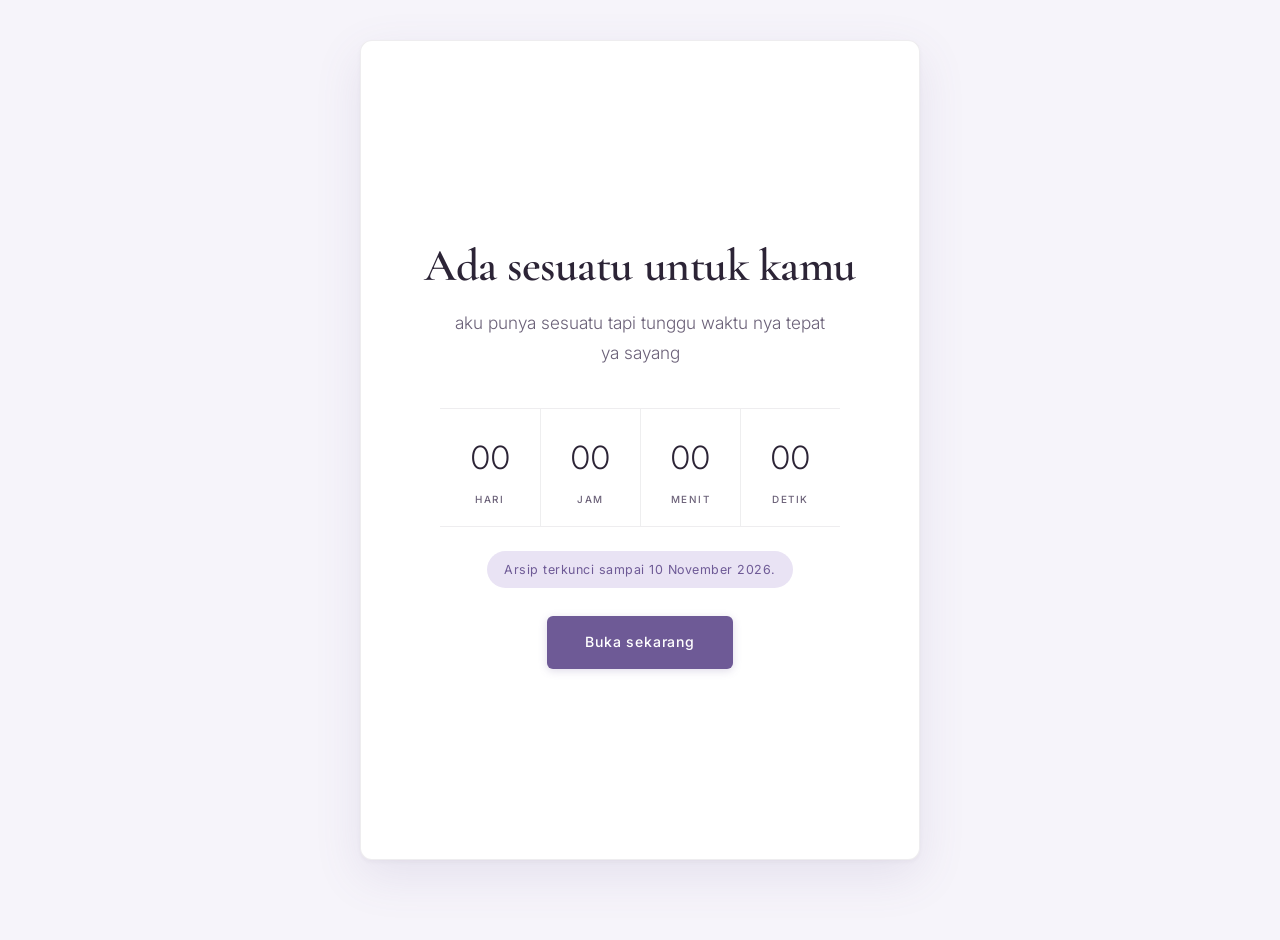
<file: index.html>
<!DOCTYPE html>
<html lang="id">
<head>
    <meta charset="UTF-8">
    <meta name="viewport" content="width=device-width, initial-scale=1.0">
    <title>Arsip Rahasia — Mesha</title>
    <link rel="stylesheet" href="css/style.css">
    <!-- defer: kunci.js mengurus hitung mundur dan tombol setelah DOM siap -->
    <script src="js/kunci.js" defer></script>
</head>
<body class="masuk">
    <main class="halaman-index">
        <header class="pembuka">
            <!-- GANTI: kalimat pembuka -->
            <h1 class="judul">Ada sesuatu untuk kamu</h1>
            <p class="pengantar">aku punya sesuatu tapi tunggu waktu nya tepat ya sayang</p>
        </header>

        <!-- Hitung mundur real time menuju 10 November 2026, diperbarui tiap detik -->
        <section class="hitung-mundur" id="hitung-mundur" aria-label="Hitung mundur menuju waktu buka">
            <div class="kotak">
                <span class="angka" id="hari">00</span>
                <span class="label">Hari</span>
            </div>
            <div class="kotak">
                <span class="angka" id="jam">00</span>
                <span class="label">Jam</span>
            </div>
            <div class="kotak">
                <span class="angka" id="menit">00</span>
                <span class="label">Menit</span>
            </div>
            <div class="kotak">
                <span class="angka" id="detik">00</span>
                <span class="label">Detik</span>
            </div>
        </section>

        <p class="pemberitahuan">Arsip terkunci sampai 10 November 2026.</p>

        <!-- Tombol: terkunci sampai waktunya; JS yang menentukan statusnya -->
        <a href="kejutan.html" class="btn" id="tombol-buka" aria-disabled="true">Buka kejutan</a>
    </main>

    <!-- Toast peringatan buatan sendiri (bukan alert bawaan browser) -->
    <p class="toast" id="toast" role="status" aria-live="polite">
        Eits, belum boleh dibuka. Tunggu tanggal 10 November.
    </p>
</body>
</html>
</file>
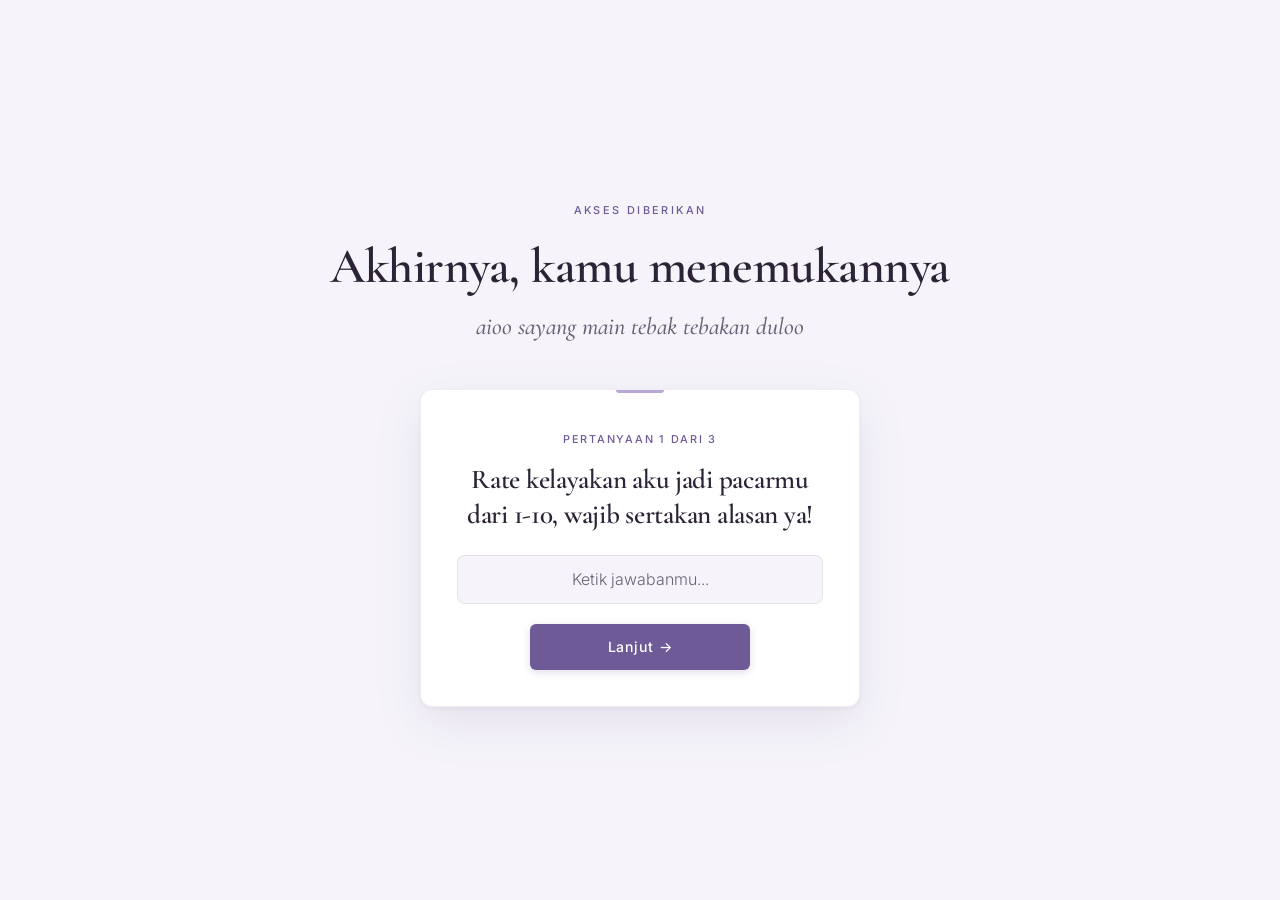
<file: kejutan.html>
<!DOCTYPE html>
<html lang="id">
<head>
    <meta charset="UTF-8">
    <meta name="viewport" content="width=device-width, initial-scale=1.0">
    <!-- PENJAGA: dicek SEBELUM konten diparse. Belum waktunya → langsung
         dialihkan ke index.html dan isi halaman tidak pernah sempat tampil. -->
    <script src="js/kunci.js" data-jaga></script>
    <title>Arsip Terbuka — Mesha</title>
    <link rel="stylesheet" href="css/style.css">
    <link rel="stylesheet" href="css/kejutan.css">
    <!-- defer: tebak.js mengurus kuis 3 langkah setelah DOM siap -->
    <script src="js/tebak.js" defer></script>
    <!-- defer: musik.js mengurus musik latar yang menyala saat tombol Lihat disini diklik -->
    <script src="js/musik.js" defer></script>
</head>
<body class="masuk">

    <!-- Musik latar: tanpa controls; disalakan JS saat tombol Lihat disini diklik.
         Loop manual di musik.js (event "ended") supaya selalu mulai dari detik 6 -->
    <audio id="musik-latar"
           src="music/Nadin Amizah - Ah (Official Lyric Video) [youaretube.com].mp3"
           preload="auto"></audio>

    <main class="halaman-kejutan">

        <!-- Pembuka arsip -->
        <header class="judul-kejutan">
            <!-- GANTI: kalimat pembuka di bawah ini -->
            <h1>Akhirnya, kamu menemukannya</h1>
            <p class="sapaan">aioo sayang main tebak tebakan duloo</p>
        </header>

        <!-- Kuis tebak-tebakan: harus terjawab sebelum link muncul -->
        <section class="tebak" id="tebak" aria-label="Tebak-tebakan sebelum kejutan">

            <!-- GANTI: soal 1 (jawaban bebas, asal tidak kosong) -->
            <div class="langkah aktif" id="langkah-1">
                <p class="tanya">Pertanyaan 1 dari 3</p>
                <h2 class="soal">Rate kelayakan aku jadi pacarmu dari 1-10, wajib sertakan alasan ya!</h2>
                <input type="text" class="isian" id="jawab-1" autocomplete="off"
                       placeholder="Ketik jawabanmu..." aria-label="Jawaban pertanyaan 1">
                <p class="salah" id="salah-1" role="alert">Isi dulu jawabannya, ya</p>
                <button type="button" class="btn" data-lanjut="1">Lanjut →</button>
            </div>

            <!-- GANTI: soal 2 (jawaban bebas, asal tidak kosong) -->
            <div class="langkah" id="langkah-2" hidden>
                <p class="tanya">Pertanyaan 2 dari 3</p>
                <h2 class="soal">Sebutkan 3 hal yang bikin kamu senyum tiap inget aku</h2>
                <input type="text" class="isian" id="jawab-2" autocomplete="off"
                       placeholder="Ketik jawabanmu..." aria-label="Jawaban pertanyaan 2">
                <p class="salah" id="salah-2" role="alert">Isi dulu jawabannya, ya</p>
                <button type="button" class="btn" data-lanjut="2">Lanjut →</button>
            </div>

            <!-- Soal 3: tanggal lahir, dijawab lewat papan tombol di layar -->
            <div class="langkah" id="langkah-3" hidden>
                <p class="tanya">Pertanyaan 3 dari 3</p>
                <h2 class="soal">Masukkan tanggal lahirku, dd-mm-yyyy</h2>

                <div class="kartu-pin" id="kartu-pin">
                    <!-- 8 kotak digit: span, bukan input → keyboard HP tidak muncul -->
                    <div class="slot-digit" id="slot-digit" aria-label="Tanggal lahir 8 digit">
                        <span class="kotak-digit"></span><span class="kotak-digit"></span>
                        <span class="kotak-digit"></span><span class="kotak-digit"></span>
                        <span class="kotak-digit"></span><span class="kotak-digit"></span>
                        <span class="kotak-digit"></span><span class="kotak-digit"></span>
                    </div>

                    <!-- Papan tombol angka di layar -->
                    <div class="papan-tombol" id="papan-tombol">
                        <button type="button" class="tombol-angka" data-angka="1">1</button>
                        <button type="button" class="tombol-angka" data-angka="2">2</button>
                        <button type="button" class="tombol-angka" data-angka="3">3</button>
                        <button type="button" class="tombol-angka" data-angka="4">4</button>
                        <button type="button" class="tombol-angka" data-angka="5">5</button>
                        <button type="button" class="tombol-angka" data-angka="6">6</button>
                        <button type="button" class="tombol-angka" data-angka="7">7</button>
                        <button type="button" class="tombol-angka" data-angka="8">8</button>
                        <button type="button" class="tombol-angka" data-angka="9">9</button>
                        <button type="button" class="tombol-angka tombol-hapus" data-hapus
                                aria-label="Hapus satu angka">Hapus</button>
                        <button type="button" class="tombol-angka" data-angka="0">0</button>
                        <button type="button" class="tombol-angka tombol-hapus"
                                data-batal aria-label="Kosongkan semua">Batal</button>
                    </div>
                </div>

                <p class="salah" id="salah-3" role="alert">Belum tepat, coba lagi</p>
            </div>

            <!-- Hadiah: link muncul setelah soal ke-3 benar -->
            <div class="langkah" id="langkah-sukses" hidden>
                <h2 class="soal">Akses diberikan</h2>
                <p class="sapaan">yeeeaay amu bener iaa, coba klik di bawah sayang</p>
                <!-- GANTI: ganti href kalau tujuan link berubah -->
                <a href="https://ulangtahunmesha.my.canva.site/" class="btn btn-lihat"
                   target="_blank" rel="noopener">Lihat disini</a>
            </div>

        </section>

    </main>
</body>
</html>
</file>
<file: css/style.css>
/* =========================================================
   style.css — gaya global + halaman index
   Gaya: editorial elegan — latar off-white keunguan, tipografi
   serif + sans, aksen lavender tenang, banyak ruang kosong.
   Mobile-first, diperbarui untuk layar lebar di bawah
   ========================================================= */

/* Satu-satunya library eksternal: Google Fonts */
@import url('https://fonts.googleapis.com/css2?family=Cormorant+Garamond:ital,wght@0,500;0,600;1,500&family=Inter:wght@300;400;500&display=swap');

/* Palet: off-white keunguan + lavender muted + plum gelap */
:root {
    --latar: #F6F4FA;
    --permukaan: #FFFFFF;
    --ungu-lembut: #E9E3F4;
    --ungu: #B9A7D8;
    --ungu-tua: #6E5A96;
    --tinta: #2C2436;
    --tinta-redup: #6B6178;
    --garis: rgba(44, 36, 54, 0.08);
    --bayang: 0 1px 2px rgba(44, 36, 54, 0.04), 0 8px 28px rgba(110, 90, 150, 0.08);
    --bayang-besar: 0 2px 4px rgba(44, 36, 54, 0.04), 0 16px 48px rgba(110, 90, 150, 0.12);
}

/* Reset dasar */
*,
*::before,
*::after {
    box-sizing: border-box;
    margin: 0;
    padding: 0;
}

body {
    font-family: 'Inter', sans-serif;
    font-weight: 400;
    color: var(--tinta);
    background-color: var(--latar);
    min-height: 100vh;
    line-height: 1.7;
    overflow-x: hidden;
    -webkit-font-smoothing: antialiased;
}

h1, h2, h3 {
    font-family: 'Cormorant Garamond', serif;
    font-weight: 600;
    line-height: 1.2;
    letter-spacing: -0.01em;
    color: var(--tinta);
}

img {
    max-width: 100%;
    display: block;
}

/* Animasi masuk halaman (fade-in halus) */
@keyframes fadeDariAtas {
    from { opacity: 0; transform: translateY(12px); }
    to { opacity: 1; transform: translateY(0); }
}

.masuk {
    animation: fadeDariAtas 0.7s ease-out both;
}

/* =========================================================
   HALAMAN INDEX — kartu putih bersih di tengah latar ungu pucat
   ========================================================= */

.halaman-index {
    position: relative;
    min-height: calc(100vh - 2.4rem);
    display: flex;
    flex-direction: column;
    justify-content: center;
    align-items: center;
    text-align: center;
    padding: 3.5rem 1.75rem 3rem;
    max-width: 560px;
    margin: 1.2rem auto;
    background-color: var(--permukaan);
    border: 1px solid var(--garis);
    border-radius: 12px;
    box-shadow: var(--bayang-besar);
    z-index: 2;
}

.halaman-index .pembuka .judul {
    font-size: clamp(2rem, 7vw, 2.85rem);
    font-weight: 600;
    margin-bottom: 0.85rem;
}

/* Pengantar: pendek, tenang, kolom sempit */
.pengantar {
    font-family: 'Inter', sans-serif;
    font-weight: 300;
    color: var(--tinta-redup);
    font-size: 1.02rem;
    line-height: 1.75;
    max-width: 34ch;
    margin: 0 auto;
}

/* Hitung mundur — empat angka editorial, garis tipis */
.hitung-mundur {
    display: grid;
    grid-template-columns: repeat(4, 1fr);
    gap: 0;
    width: 100%;
    max-width: 400px;
    margin: 2.5rem 0 1.5rem;
    border-top: 1px solid var(--garis);
    border-bottom: 1px solid var(--garis);
}

.kotak {
    padding: 1.15rem 0.3rem 1rem;
    position: relative;
}

.kotak + .kotak {
    border-left: 1px solid var(--garis);
}

.angka {
    display: block;
    font-family: 'Inter', sans-serif;
    font-size: clamp(1.55rem, 6.5vw, 2rem);
    font-weight: 300;
    font-variant-numeric: tabular-nums;
    color: var(--tinta);
    letter-spacing: -0.02em;
}

.label {
    display: block;
    font-family: 'Inter', sans-serif;
    font-size: 0.62rem;
    font-weight: 500;
    letter-spacing: 0.16em;
    text-transform: uppercase;
    color: var(--tinta-redup);
    margin-top: 0.35rem;
}

/* Stempel jadwal — kapsul tipis */
.pemberitahuan {
    font-family: 'Inter', sans-serif;
    font-size: 0.78rem;
    font-weight: 400;
    letter-spacing: 0.04em;
    color: var(--ungu-tua);
    background: var(--ungu-lembut);
    padding: 0.5rem 1.1rem;
    border-radius: 999px;
}

/* Tombol utama — solid lavender, tanpa dekorasi karcis */
.btn {
    display: inline-block;
    margin-top: 1.75rem;
    padding: 0.9rem 2.4rem;
    font-family: 'Inter', sans-serif;
    font-size: 0.88rem;
    font-weight: 500;
    letter-spacing: 0.06em;
    text-decoration: none;
    color: var(--permukaan);
    background: var(--ungu-tua);
    border: none;
    border-radius: 6px;
    cursor: pointer;
    box-shadow: 0 2px 8px rgba(110, 90, 150, 0.22);
    transition: background 0.25s ease, transform 0.25s ease, box-shadow 0.25s ease;
}

.btn:hover,
.btn:focus {
    background: #5C4A82;
    transform: translateY(-2px);
    box-shadow: 0 6px 20px rgba(110, 90, 150, 0.28);
}

/* Indikator keyboard tetap ada; hanya fokus mouse yang tanpa outline */
.btn:focus { outline: none; }
.btn:focus-visible {
    outline: 2px solid var(--ungu-tua);
    outline-offset: 3px;
}

/* Status aktif: waktu sudah tiba */
.btn.aktif {
    background: var(--ungu-tua);
    color: var(--permukaan);
    animation: denyut 2.4s ease-in-out infinite;
}

@keyframes denyut {
    0%, 100% { box-shadow: 0 2px 8px rgba(110, 90, 150, 0.22); }
    50% { box-shadow: 0 2px 8px rgba(110, 90, 150, 0.22), 0 0 0 6px rgba(185, 167, 216, 0.35); }
}

/* Goyang kecil saat tombol diklik sebelum waktunya */
.btn.goyang {
    animation: goyang 0.45s ease-in-out 2;
}

@keyframes goyang {
    0%, 100% { transform: translateX(0); }
    25% { transform: translateX(-6px); }
    75% { transform: translateX(6px); }
}

/* Toast — pita ungu lembut di bawah layar */
.toast {
    position: fixed;
    left: 50%;
    bottom: 1.5rem;
    transform: translateX(-50%);
    max-width: 90vw;
    padding: 0.85rem 1.5rem;
    background: var(--tinta);
    color: var(--latar);
    font-family: 'Inter', sans-serif;
    font-size: 0.88rem;
    font-weight: 400;
    line-height: 1.5;
    text-align: center;
    border-radius: 8px;
    box-shadow: var(--bayang-besar);
    opacity: 0;
    visibility: hidden;
    translate: 0 12px;
    transition: opacity 0.3s ease, translate 0.3s ease, visibility 0.3s;
    z-index: 50;
}

.toast.tampil {
    opacity: 1;
    visibility: visible;
    translate: 0 0;
}

/* =========================================================
   DESKTOP
   ========================================================= */
@media (min-width: 768px) {
    .pengantar {
        font-size: 1.08rem;
    }

    .halaman-index {
        margin: 2.5rem auto;
        min-height: calc(100vh - 5rem);
        padding: 4.25rem 3.5rem 3.75rem;
    }

    .kotak {
        padding: 1.35rem 0.4rem 1.15rem;
    }
}
</file>
<file: css/kejutan.css>
/* =========================================================
   kejutan.css — khusus halaman kejutan (kejutan.html)
   Gaya editorial elegan: kartu putih, aksen lavender,
   tanpa washi/klip/perangko (confetti & balon dihapus)
   ========================================================= */

/* Posisi halaman di tengah layar (vertikal + horizontal).
   margin auto di anak: kalau konten lebih tinggi dari layar,
   halaman tetap bisa di-scroll tanpa memotong bagian atas */
.halaman-kejutan {
    position: relative;
    z-index: 2;
    min-height: 100vh;
    display: flex;
    flex-direction: column;
    align-items: center;
    max-width: 720px;
    margin: 0 auto;
    padding: 3.5rem 1.5rem;
    text-align: center;
}

.halaman-kejutan .judul-kejutan { margin-top: auto; }
.halaman-kejutan .tebak { margin-bottom: auto; }

/* =========================================================
   UCAPAN ULANG TAHUN
   ========================================================= */
.judul-kejutan {
    position: relative;
    padding-top: 0.5rem;
}

/* Label kecil di atas judul */
.judul-kejutan::before {
    content: 'AKSES DIBERIKAN';
    display: block;
    font-family: 'Inter', sans-serif;
    font-size: 0.68rem;
    font-weight: 500;
    letter-spacing: 0.22em;
    text-transform: uppercase;
    color: var(--ungu-tua);
    margin-bottom: 1.1rem;
}

.judul-kejutan h1 {
    font-size: clamp(2.1rem, 8vw, 3.1rem);
    font-weight: 600;
    margin-bottom: 0.75rem;
}

.sapaan {
    font-family: 'Cormorant Garamond', serif;
    font-style: italic;
    font-weight: 500;
    color: var(--tinta-redup);
    font-size: clamp(1.2rem, 4vw, 1.45rem);
    line-height: 1.5;
    max-width: 32ch;
    margin: 0 auto;
}

/* =========================================================
   KUIS TEBAK-TEBAKAN (3 langkah) — kartu putih bersih
   ========================================================= */
.tebak {
    width: 100%;
    max-width: 440px;
    margin-top: 2.75rem;
}

/* Kartu nota: putih, border tipis, bayangan lembut */
.langkah {
    position: relative;
    background-color: var(--permukaan);
    border: 1px solid var(--garis);
    border-radius: 12px;
    box-shadow: var(--bayang-besar);
    padding: 2.25rem 1.75rem 2rem;
    animation: fadeDariAtas 0.45s ease-out both;
}

.langkah[hidden] { display: none; }

/* Langkah aktif: sedikit garis aksen di atas */
.langkah.aktif::after {
    content: '';
    position: absolute;
    top: 0;
    left: 50%;
    transform: translateX(-50%);
    width: 48px;
    height: 3px;
    background: var(--ungu);
    border-radius: 0 0 3px 3px;
}

.tanya {
    font-family: 'Inter', sans-serif;
    font-size: 0.68rem;
    font-weight: 500;
    letter-spacing: 0.16em;
    text-transform: uppercase;
    color: var(--ungu-tua);
    margin-bottom: 0.85rem;
}

.soal {
    font-size: clamp(1.35rem, 5vw, 1.7rem);
    font-weight: 600;
    margin-bottom: 1.4rem;
    line-height: 1.3;
}

/* Isian jawaban (soal 1 & 2) */
.isian {
    width: 100%;
    padding: 0.85rem 1rem;
    font-family: 'Inter', sans-serif;
    font-size: 1rem;
    font-weight: 400;
    color: var(--tinta);
    text-align: center;
    background: var(--latar);
    border: 1px solid var(--garis);
    border-radius: 8px;
    outline: none;
    transition: border-color 0.2s ease, box-shadow 0.2s ease, background 0.2s ease;
}

.isian::placeholder {
    color: var(--tinta-redup);
    font-weight: 300;
}

.isian:focus {
    border-color: var(--ungu);
    background: var(--permukaan);
    box-shadow: 0 0 0 3px rgba(185, 167, 216, 0.3);
}

/* Pesan salah (muncul lewat JS) */
.salah {
    display: none;
    margin-top: 0.85rem;
    font-family: 'Inter', sans-serif;
    font-size: 0.82rem;
    font-weight: 400;
    color: #9B4D5A;
}

.salah.tampil { display: block; }

/* Animasi getar (pakai keyframes goyang dari style.css) */
.isian.goyang,
.kartu-pin.goyang {
    animation: goyang 0.45s ease-in-out 2;
}

/* Tombol lanjut di dalam kuis */
.langkah .btn {
    margin-top: 1.25rem;
    width: 100%;
    max-width: 220px;
}

/* =========================================================
   KARTU TANGGAL LAHIR + PAPAN TOMBOL DI LAYAR
   ========================================================= */
.kartu-pin {
    position: relative;
    background: var(--latar);
    border: 1px solid var(--garis);
    border-radius: 10px;
    box-shadow: none;
    padding: 1.5rem 1.15rem 1.25rem;
    max-width: 320px;
    margin: 0.4rem auto 0;
}

/* 8 kotak digit (dd-mm-yyyy tanpa strip) */
.slot-digit {
    display: flex;
    gap: 0.4rem;
    justify-content: center;
}

.kotak-digit {
    flex: 1 1 0;
    min-width: 0;
    height: 46px;
    display: flex;
    align-items: center;
    justify-content: center;
    font-family: 'Inter', sans-serif;
    font-size: 1.1rem;
    font-weight: 400;
    font-variant-numeric: tabular-nums;
    color: var(--tinta);
    background: var(--permukaan);
    border: 1px solid var(--garis);
    border-radius: 6px;
    transition: border-color 0.2s ease, background 0.2s ease, box-shadow 0.2s ease;
}

.kotak-digit.terisi {
    border-color: var(--ungu);
    background: var(--permukaan);
    box-shadow: 0 0 0 2px rgba(185, 167, 216, 0.2);
}

/* Papan angka 3 kolom — tombol minimalis */
.papan-tombol {
    display: grid;
    grid-template-columns: repeat(3, 1fr);
    gap: 0.5rem;
    margin-top: 1.1rem;
}

.tombol-angka {
    padding: 0.75rem 0;
    font-family: 'Inter', sans-serif;
    font-size: 1rem;
    font-weight: 400;
    font-variant-numeric: tabular-nums;
    color: var(--tinta);
    background: var(--permukaan);
    border: 1px solid var(--garis);
    border-radius: 8px;
    cursor: pointer;
    transition: background 0.15s ease, border-color 0.15s ease, transform 0.1s ease;
}

.tombol-angka:hover {
    background: var(--ungu-lembut);
    border-color: var(--ungu);
}

.tombol-angka:active {
    transform: scale(0.96);
}

.tombol-hapus {
    color: var(--tinta-redup);
    background: transparent;
}

.tombol-hapus:hover {
    background: var(--ungu-lembut);
    color: var(--tinta);
}

/* =========================================================
   TOMBOL "LIHAT DISINI"
   ========================================================= */
.btn-lihat {
    margin-top: 2rem;
    font-size: 0.92rem;
    padding: 1rem 2.6rem;
    letter-spacing: 0.08em;
    animation: denyut 2.4s ease-in-out infinite;
}

/* =========================================================
   NOTA SUKSES
   ========================================================= */
#langkah-sukses {
    background: var(--permukaan);
    border: 1px solid var(--ungu);
    box-shadow: var(--bayang-besar), 0 0 0 4px rgba(185, 167, 216, 0.15);
    padding: 2.5rem 1.75rem 2.25rem;
}

#langkah-sukses .soal {
    color: var(--ungu-tua);
}

/* =========================================================
   DESKTOP
   ========================================================= */
@media (min-width: 768px) {
    .sapaan {
        font-size: 1.5rem;
    }

    .langkah {
        padding: 2.5rem 2.25rem 2.25rem;
    }

    .halaman-kejutan {
        padding: 4rem 1.5rem;
    }
}
</file>
